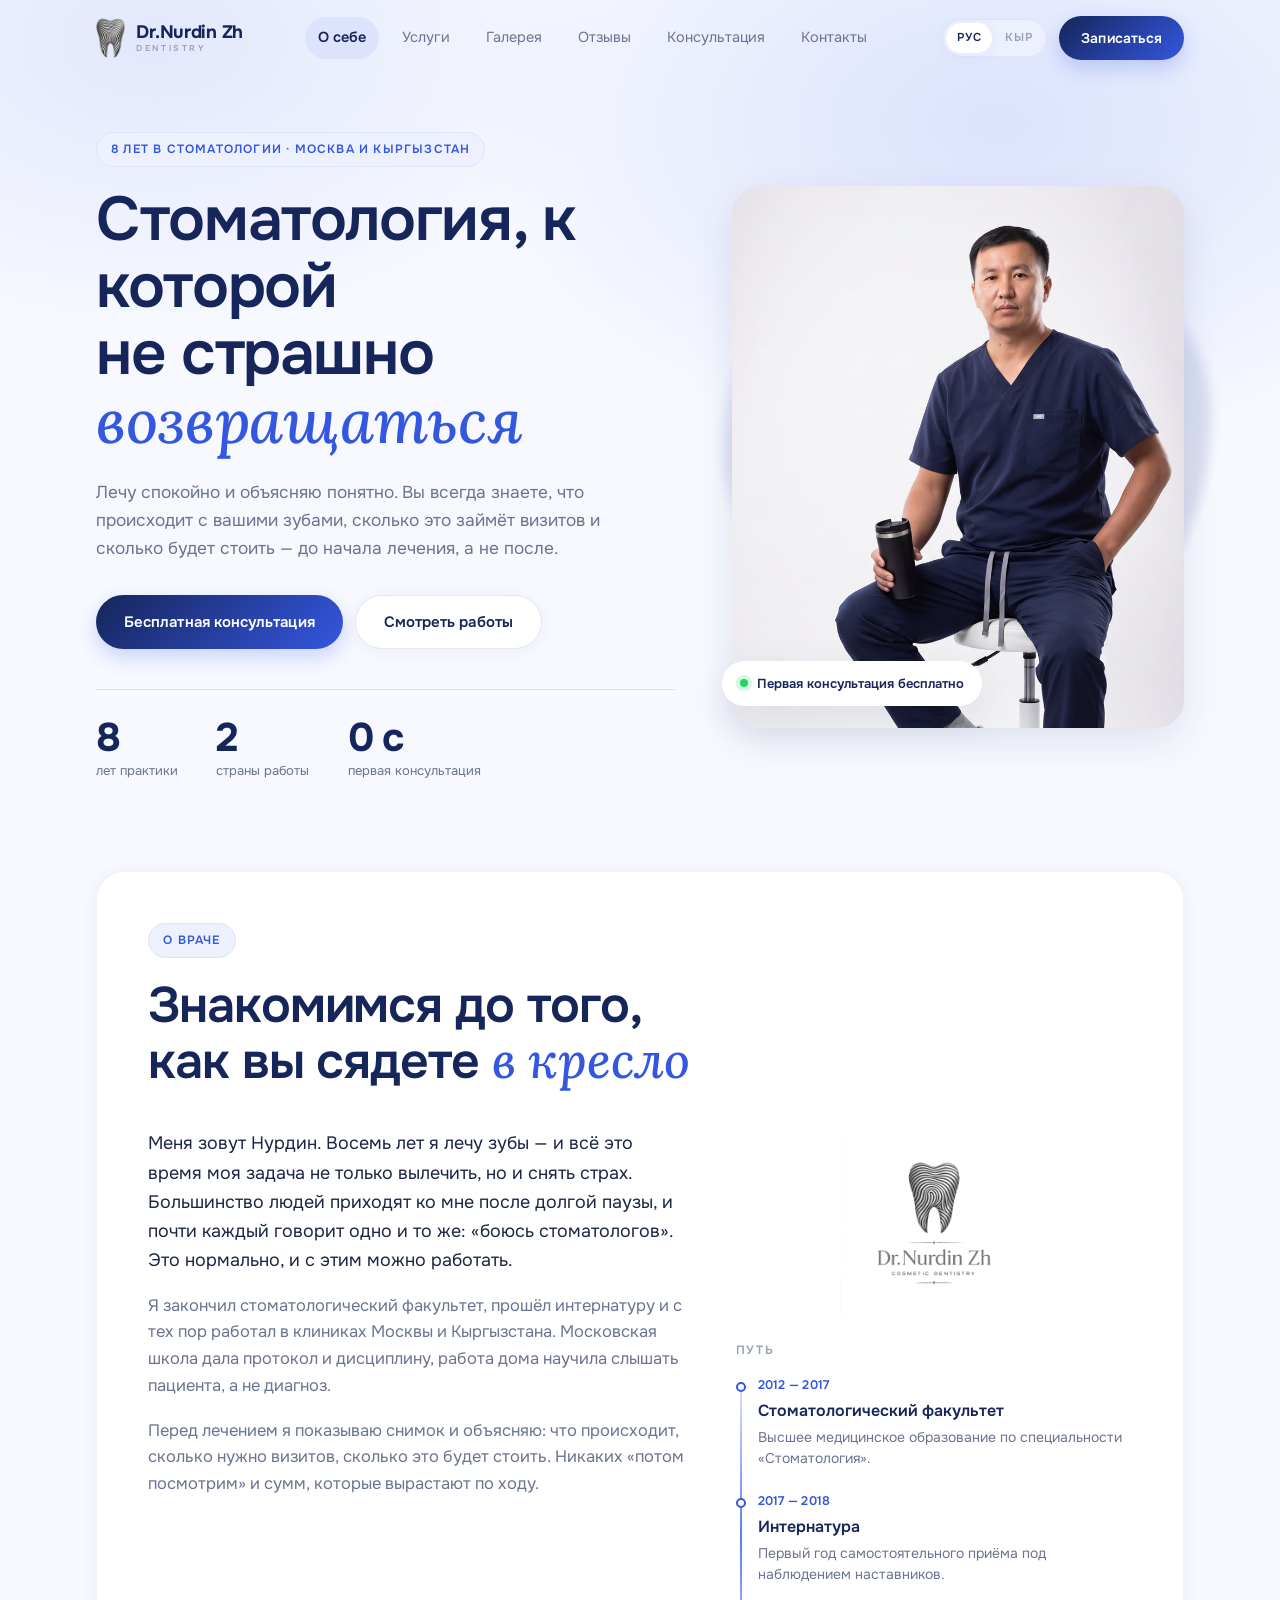
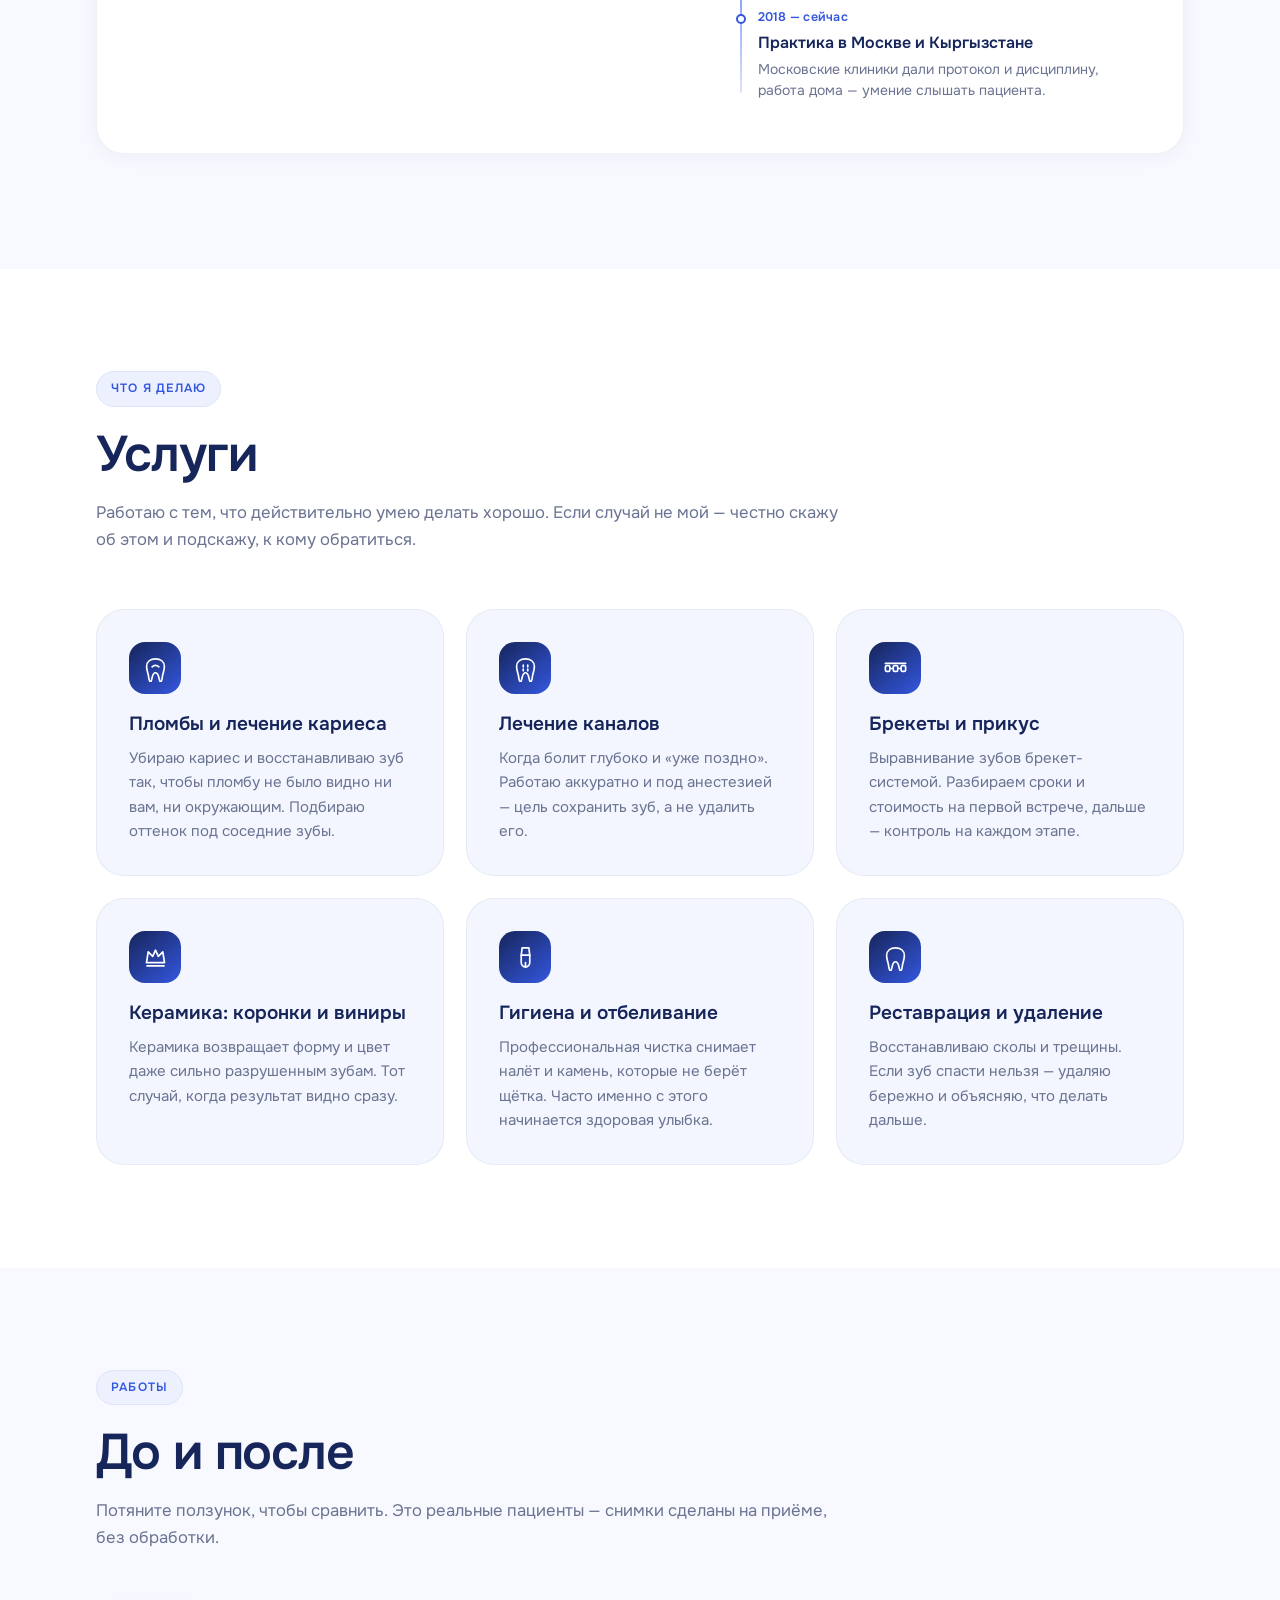
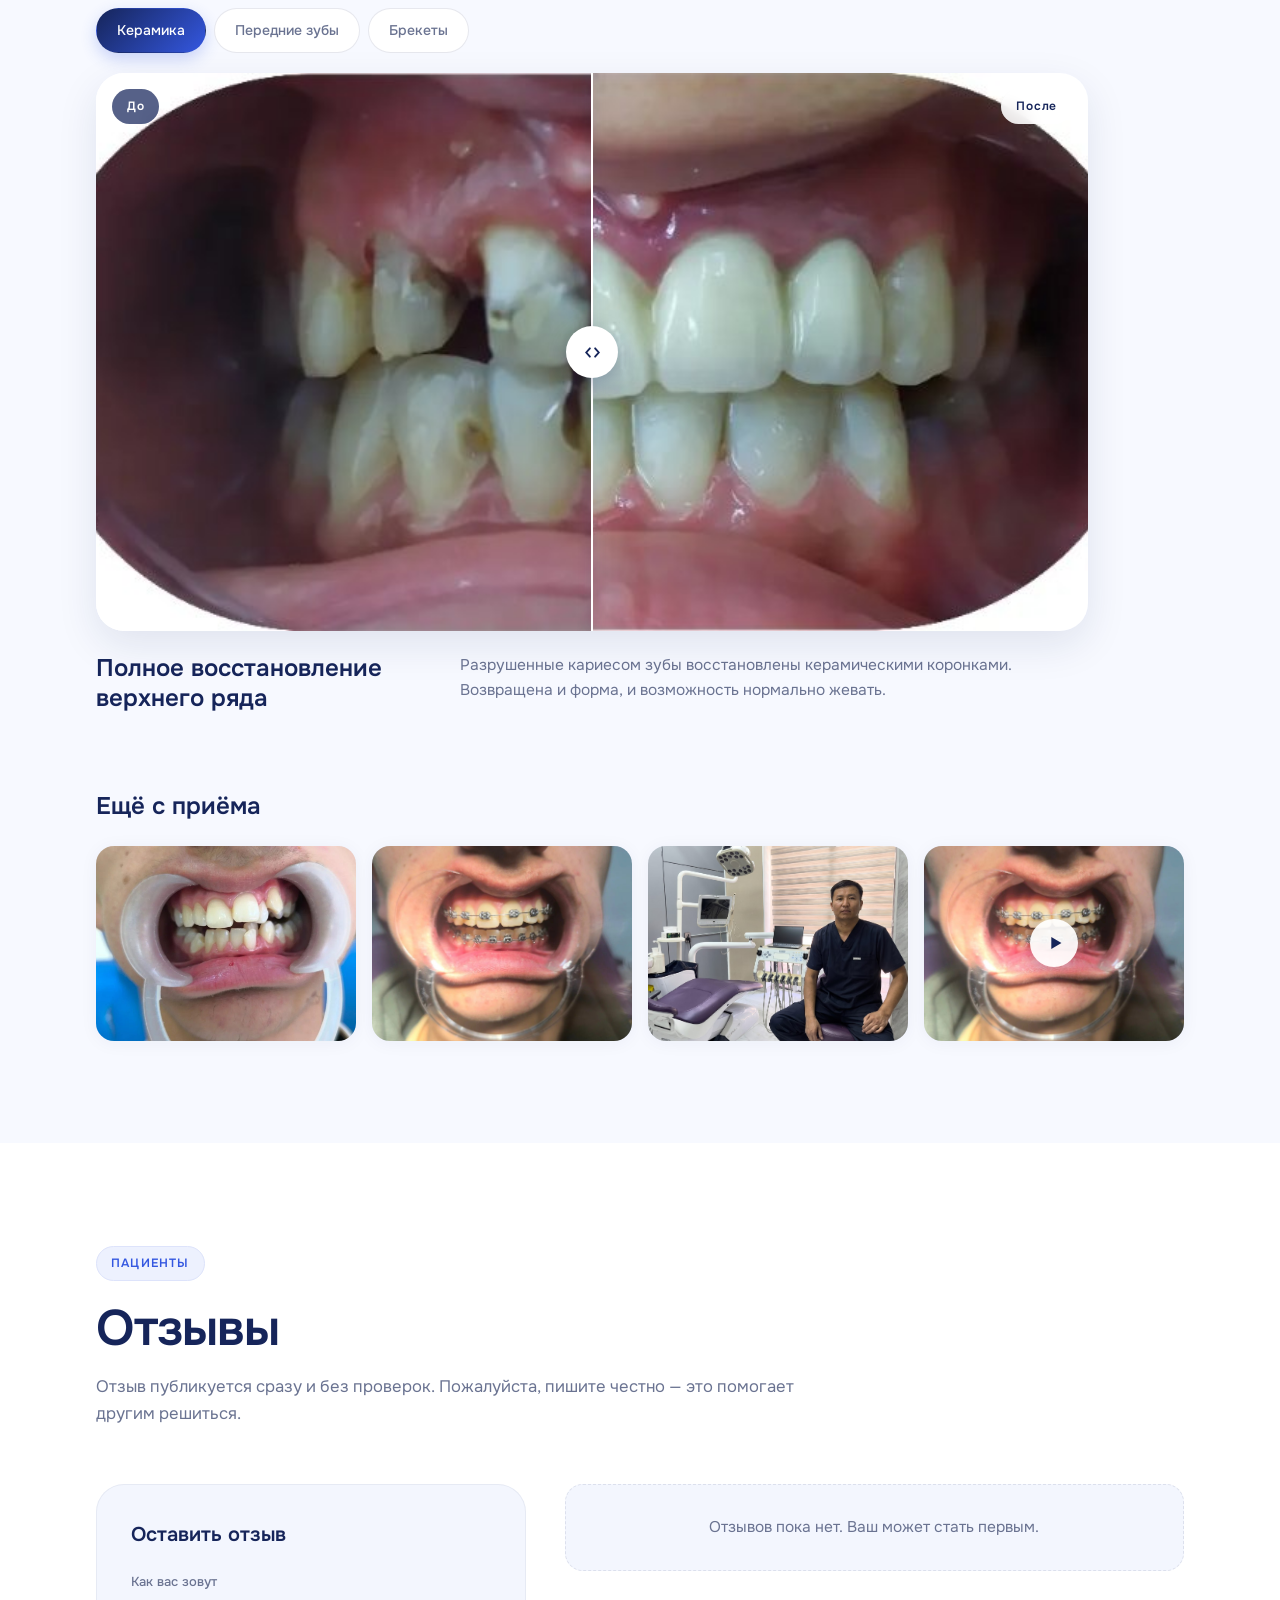
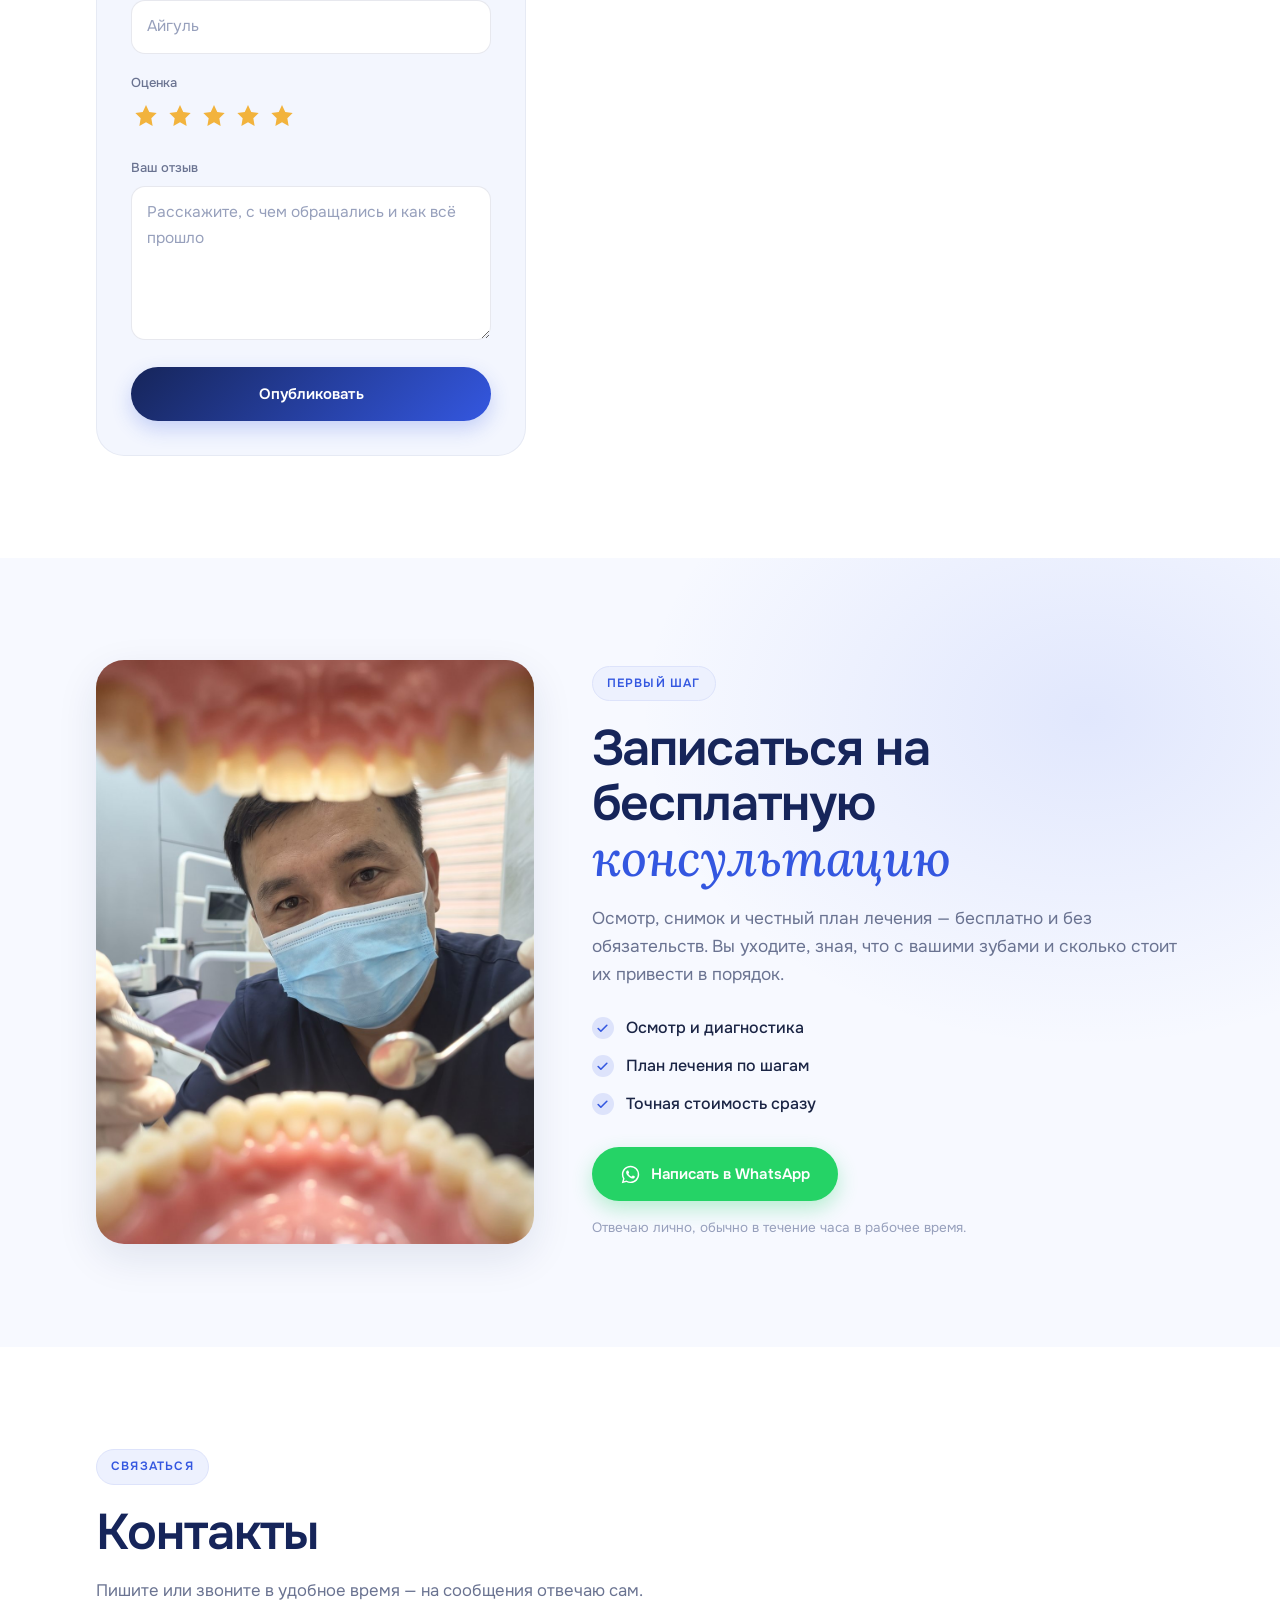
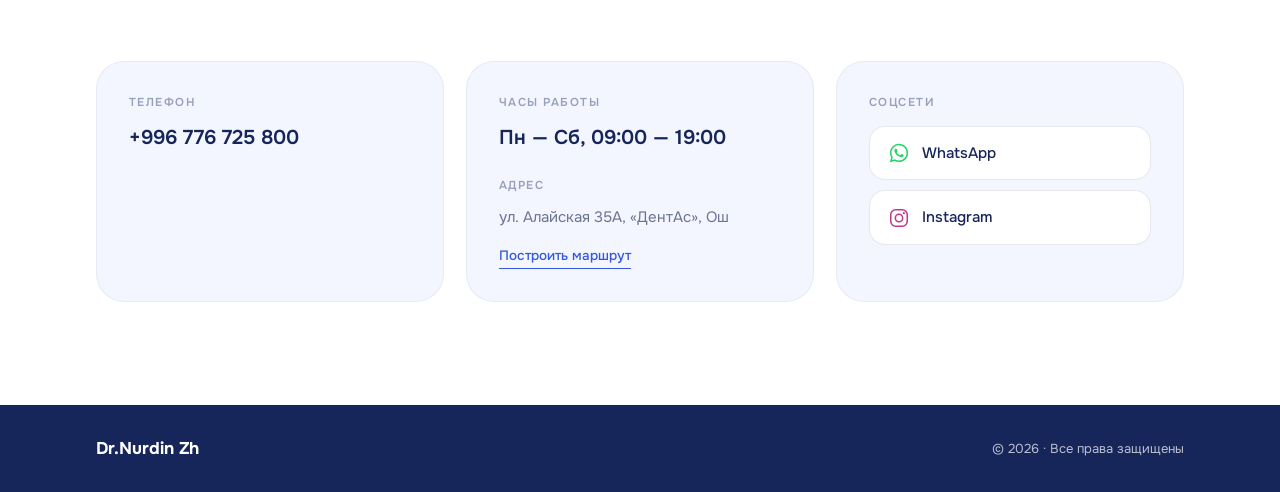
<file: index.html>
<!doctype html>
<html lang="ru">
<head>
<meta charset="utf-8">
<meta name="viewport" content="width=device-width, initial-scale=1">
<title>Dr.Nurdin Zh — стоматолог в Оше</title>
<meta name="description" content="Доктор Нурдин, стоматология «ДентАс» в Оше, ул. Алайская 35А: лечение кариеса, каналов, брекеты, керамические коронки и виниры, гигиена. 8 лет практики в Москве и Кыргызстане. Первая консультация бесплатно.">
<meta name="theme-color" content="#16255A">
<link rel="icon" href="assets/img/tooth.png">

<!-- Адрес сайта. Если появится свой домен — поменять его здесь,
     в sitemap.xml и в robots.txt. -->
<link rel="canonical" href="https://dr-nurdin-site.pages.dev/">

<meta property="og:type" content="website">
<meta property="og:url" content="https://dr-nurdin-site.pages.dev/">
<meta property="og:locale" content="ru_RU">
<meta property="og:site_name" content="Dr.Nurdin Zh">
<meta property="og:title" content="Dr.Nurdin Zh — стоматолог в Оше">
<meta property="og:description" content="Стоматология «ДентАс», ул. Алайская 35А, Ош. 8 лет практики. Первая консультация бесплатно.">
<meta property="og:image" content="https://dr-nurdin-site.pages.dev/assets/img/doctor-cabinet.jpg">
<meta name="twitter:card" content="summary_large_image">

<!-- Карточка организации для поисковиков: имя, адрес, телефон, часы.
     Google берёт отсюда данные для блока с картой. -->
<script type="application/ld+json">
{
  "@context": "https://schema.org",
  "@type": "Dentist",
  "name": "Dr.Nurdin Zh — стоматология",
  "url": "https://dr-nurdin-site.pages.dev/",
  "image": "https://dr-nurdin-site.pages.dev/assets/img/doctor-cabinet.jpg",
  "description": "Стоматология доктора Нурдина в Оше: лечение кариеса и каналов, брекеты, керамические коронки и виниры, профессиональная гигиена. 8 лет практики в Москве и Кыргызстане.",
  "telephone": "+996776725800",
  "priceRange": "$$",
  "currenciesAccepted": "KGS",
  "address": {
    "@type": "PostalAddress",
    "streetAddress": "ул. Алайская 35А",
    "addressLocality": "Ош",
    "addressCountry": "KG"
  },
  "openingHoursSpecification": [{
    "@type": "OpeningHoursSpecification",
    "dayOfWeek": ["Monday", "Tuesday", "Wednesday", "Thursday", "Friday", "Saturday"],
    "opens": "09:00",
    "closes": "19:00"
  }],
  "sameAs": ["https://www.instagram.com/nurdinzh"],
  "availableService": [
    { "@type": "MedicalProcedure", "name": "Лечение кариеса и пломбирование" },
    { "@type": "MedicalProcedure", "name": "Лечение корневых каналов" },
    { "@type": "MedicalProcedure", "name": "Брекет-системы и исправление прикуса" },
    { "@type": "MedicalProcedure", "name": "Керамические коронки и виниры" },
    { "@type": "MedicalProcedure", "name": "Профессиональная гигиена и отбеливание" }
  ]
}
</script>

<link rel="preconnect" href="https://fonts.googleapis.com">
<link rel="preconnect" href="https://fonts.gstatic.com" crossorigin>
<link href="https://fonts.googleapis.com/css2?family=Onest:wght@300;400;500;600;700&family=Lora:ital,wght@1,400;1,500&display=swap" rel="stylesheet">

<link rel="stylesheet" href="assets/css/styles.css">
</head>
<body>

<a class="skip-link" href="#about" data-t="a11y.skip">Перейти к содержимому</a>

<!-- ============ 1. НАВИГАЦИЯ (закреплена на экране) ============ -->
<header class="hdr" id="hdr">
  <div class="hdr__in">

    <a class="brand" href="#top" aria-label="Dr.Nurdin Zh">
      <img class="brand__mark" src="assets/img/tooth.png" alt="" width="129" height="176" aria-hidden="true">
      <span class="brand__txt">
        <span class="brand__name">Dr.Nurdin&nbsp;Zh</span>
        <span class="brand__sub">Dentistry</span>
      </span>
    </a>

    <nav class="nav" id="nav" aria-label="Разделы сайта">
      <a href="#about"    data-t="nav.about">О себе</a>
      <a href="#services" data-t="nav.services">Услуги</a>
      <a href="#gallery"  data-t="nav.gallery">Галерея</a>
      <a href="#reviews"  data-t="nav.reviews">Отзывы</a>
      <a href="#consult"  data-t="nav.consult">Консультация</a>
      <a href="#contacts" data-t="nav.contacts">Контакты</a>
    </nav>

    <div class="hdr__side">
      <div class="lang" role="group" aria-label="Язык / Тил">
        <button type="button" class="lang__b is-on" data-lang="ru">РУС</button>
        <button type="button" class="lang__b" data-lang="ky">КЫР</button>
      </div>
      <a class="btn btn--pri hdr__cta" data-c="whatsapp" href="#" target="_blank" rel="noopener" data-t="cta.book">Записаться</a>
      <button type="button" class="burger" id="burger" aria-label="Меню" aria-expanded="false" aria-controls="mmenu">
        <span></span><span></span>
      </button>
    </div>

  </div>
</header>

<div class="mmenu" id="mmenu" hidden>
  <nav class="mmenu__nav" aria-label="Разделы сайта">
    <a href="#about"    data-t="nav.about">О себе</a>
    <a href="#services" data-t="nav.services">Услуги</a>
    <a href="#gallery"  data-t="nav.gallery">Галерея</a>
    <a href="#reviews"  data-t="nav.reviews">Отзывы</a>
    <a href="#consult"  data-t="nav.consult">Консультация</a>
    <a href="#contacts" data-t="nav.contacts">Контакты</a>
  </nav>
  <a class="btn btn--pri btn--wide" data-c="whatsapp" href="#" target="_blank" rel="noopener" data-t="cta.whatsapp">Написать в WhatsApp</a>
</div>

<main id="top">

  <!-- ============ 2. О СЕБЕ ============ -->
  <section class="hero" id="about">
    <div class="wrap hero__grid">

      <div class="hero__text">
        <p class="eyebrow anim" style="--d:0ms" data-t="hero.eyebrow">8 лет в стоматологии · Москва и Кыргызстан</p>
        <h1 class="hero__h1 anim" style="--d:80ms" data-t="hero.title">Стоматология, к которой<br>не страшно <em>возвращаться</em></h1>
        <p class="hero__lead anim" style="--d:160ms" data-t="hero.lead">Лечу спокойно и объясняю понятно.</p>
        <div class="hero__cta anim" style="--d:240ms">
          <a class="btn btn--pri" href="#consult" data-t="cta.consult">Бесплатная консультация</a>
          <a class="btn btn--ghost" href="#gallery" data-t="cta.works">Смотреть работы</a>
        </div>
        <ul class="hero__stats anim" style="--d:320ms" id="heroStats"></ul>
      </div>

      <figure class="hero__media anim" style="--d:180ms">
        <div class="hero__blob" aria-hidden="true"></div>
        <img src="assets/img/doctor-studio.jpg" alt="Доктор Нурдин" width="840" height="1500" fetchpriority="high">
        <figcaption class="hero__tag">
          <span class="hero__tag-dot" aria-hidden="true"></span>
          <span data-t="hero.badge">Первая консультация бесплатно</span>
        </figcaption>
      </figure>

    </div>

    <div class="wrap">
      <div class="about">
        <div class="about__head">
          <p class="eyebrow" data-t="about.eyebrow">О враче</p>
          <h2 class="h2" data-t="about.title">Знакомимся до того,<br>как вы сядете <em>в кресло</em></h2>
        </div>

        <div class="about__body">
          <div class="about__txt">
            <p data-t="about.p1"></p>
            <p data-t="about.p2"></p>
            <p data-t="about.p3"></p>
          </div>

          <div class="about__side">
            <img class="about__logo" src="assets/img/logo.png" alt="Логотип Dr.Nurdin Zh" width="360" height="360">
            <h3 class="about__path" data-t="about.path">Путь</h3>
            <ol class="tl" id="timeline"></ol>
          </div>
        </div>
      </div>
    </div>
  </section>

  <!-- ============ 3. УСЛУГИ ============ -->
  <section class="services" id="services">
    <div class="wrap">
      <header class="sec">
        <p class="eyebrow" data-t="services.eyebrow">Что я делаю</p>
        <h2 class="h2" data-t="services.title">Услуги</h2>
        <p class="sec__lead" data-t="services.lead"></p>
      </header>

      <div class="srv" id="srvGrid"></div>
    </div>
  </section>

  <!-- ============ 4. ГАЛЕРЕЯ ============ -->
  <section class="gallery" id="gallery">
    <div class="wrap">
      <header class="sec">
        <p class="eyebrow" data-t="gallery.eyebrow">Работы</p>
        <h2 class="h2" data-t="gallery.title">До и после</h2>
        <p class="sec__lead" data-t="gallery.lead"></p>
      </header>

      <div class="chips" id="caseChips" role="tablist" aria-label="Работы"></div>

      <div class="ba" id="ba" style="--pos:50%">
        <img class="ba__img" id="baAfter" src="assets/img/case-ceramic-after.jpg" alt="После лечения">
        <div class="ba__clip">
          <img class="ba__img" id="baBefore" src="assets/img/case-ceramic-before.jpg" alt="До лечения">
        </div>
        <span class="ba__lbl ba__lbl--b" data-t="gallery.before">До</span>
        <span class="ba__lbl ba__lbl--a" data-t="gallery.after">После</span>
        <div class="ba__handle" id="baHandle" role="slider" tabindex="0"
             aria-label="Сравнение до и после" aria-valuemin="0" aria-valuemax="100" aria-valuenow="50">
          <span class="ba__grip" aria-hidden="true">
            <svg viewBox="0 0 24 24" fill="none" stroke="currentColor" stroke-width="1.8" stroke-linecap="round">
              <path d="M9.5 8 6 12l3.5 4M14.5 8l3.5 4-3.5 4"/>
            </svg>
          </span>
        </div>
      </div>

      <div class="ba__meta">
        <h3 class="ba__title" id="caseTitle"></h3>
        <p class="ba__desc" id="caseText"></p>
      </div>

      <h3 class="grid__h" data-t="gallery.more">Ещё с приёма</h3>
      <div class="works" id="works"></div>
    </div>
  </section>

  <!-- ============ 5. ОТЗЫВЫ ============ -->
  <section class="reviews" id="reviews">
    <div class="wrap">
      <header class="sec">
        <p class="eyebrow" data-t="reviews.eyebrow">Пациенты</p>
        <h2 class="h2" data-t="reviews.title">Отзывы</h2>
        <p class="sec__lead" data-t="reviews.lead"></p>
      </header>

      <div class="rev__grid">

        <form class="rform" id="revForm" novalidate>
          <h3 class="rform__h" data-t="reviews.formTitle">Оставить отзыв</h3>

          <label class="f">
            <span class="f__l" data-t="reviews.name">Как вас зовут</span>
            <input type="text" id="rName" name="name" maxlength="60" autocomplete="name" data-tp="reviews.namePh">
            <span class="f__e" data-t="reviews.errName">Напишите имя</span>
          </label>

          <div class="f">
            <span class="f__l" data-t="reviews.rating">Оценка</span>
            <div class="stars" id="rStars" role="radiogroup" aria-label="Оценка"></div>
          </div>

          <label class="f">
            <span class="f__l" data-t="reviews.text">Ваш отзыв</span>
            <textarea id="rText" name="text" rows="5" maxlength="1000" data-tp="reviews.textPh"></textarea>
            <span class="f__e" data-t="reviews.errText">Отзыв слишком короткий</span>
          </label>

          <!-- ловушка для ботов: люди это поле не видят и не заполняют -->
          <div class="hp" aria-hidden="true">
            <label>Не заполняйте<input type="text" id="rHp" name="website" tabindex="-1" autocomplete="off"></label>
          </div>

          <button type="submit" class="btn btn--pri btn--wide" id="rSubmit" data-t="reviews.submit">Опубликовать</button>
          <p class="rform__msg" id="rMsg" hidden></p>
        </form>

        <div class="rlist" id="revList" aria-live="polite"></div>

      </div>
    </div>
  </section>

  <!-- ============ 6. КОНСУЛЬТАЦИЯ ============ -->
  <section class="consult" id="consult">
    <div class="wrap consult__grid">

      <figure class="consult__media">
        <img src="assets/img/consultation.jpg" alt="Осмотр полости рта" width="1045" height="1400" loading="lazy">
      </figure>

      <div class="consult__txt">
        <p class="eyebrow" data-t="consult.eyebrow">Первый шаг</p>
        <h2 class="h2" data-t="consult.title">Записаться на бесплатную <em>консультацию</em></h2>
        <p class="consult__lead" data-t="consult.lead"></p>

        <ul class="ticks">
          <li data-t="consult.point1">Осмотр и диагностика</li>
          <li data-t="consult.point2">План лечения по шагам</li>
          <li data-t="consult.point3">Точная стоимость сразу</li>
        </ul>

        <a class="btn btn--wa" data-c="whatsapp" href="#" target="_blank" rel="noopener">
          <svg viewBox="0 0 24 24" fill="currentColor" aria-hidden="true"><path d="M12.04 2C6.58 2 2.13 6.45 2.13 11.91c0 1.75.46 3.46 1.32 4.96L2 22l5.25-1.38a9.9 9.9 0 0 0 4.79 1.22h.01c5.46 0 9.91-4.45 9.91-9.91S17.5 2 12.04 2Zm0 18.15h-.01a8.2 8.2 0 0 1-4.19-1.15l-.3-.18-3.12.82.83-3.04-.2-.31a8.2 8.2 0 0 1-1.26-4.38c0-4.54 3.7-8.23 8.25-8.23a8.23 8.23 0 0 1 .01 16.47Zm4.52-6.16c-.25-.12-1.47-.72-1.69-.81-.23-.08-.39-.12-.56.13-.16.24-.64.8-.78.97-.15.16-.29.18-.54.06-.25-.13-1.05-.39-1.99-1.23-.74-.66-1.23-1.47-1.38-1.72-.14-.25-.01-.38.11-.5.11-.11.25-.29.37-.44.13-.15.17-.25.25-.42.09-.16.04-.31-.02-.43-.06-.13-.56-1.35-.77-1.84-.2-.49-.4-.42-.56-.43l-.47-.01c-.16 0-.43.06-.65.31-.23.24-.86.84-.86 2.05s.88 2.38 1 2.54c.13.17 1.74 2.65 4.2 3.72.59.25 1.05.4 1.4.52.59.18 1.13.16 1.55.1.47-.07 1.47-.6 1.67-1.18.21-.58.21-1.07.15-1.18-.06-.11-.23-.17-.48-.29Z"/></svg>
          <span data-t="cta.whatsapp">Написать в WhatsApp</span>
        </a>
        <p class="consult__note" data-t="consult.note"></p>
      </div>

    </div>
  </section>

  <!-- ============ 7. КОНТАКТЫ ============ -->
  <section class="contacts" id="contacts">
    <div class="wrap">
      <header class="sec">
        <p class="eyebrow" data-t="contacts.eyebrow">Связаться</p>
        <h2 class="h2" data-t="contacts.title">Контакты</h2>
        <p class="sec__lead" data-t="contacts.lead"></p>
      </header>

      <div class="cnt">

        <div class="cnt__card">
          <span class="cnt__l" data-t="contacts.phones">Телефон</span>
          <a class="cnt__big" data-c="phone1Href" data-ctext="phone1" href="#">+996 (000) 00-00-00</a>
          <a class="cnt__big" data-c="phone2Href" data-ctext="phone2" href="#">+996 (000) 00-00-00</a>
        </div>

        <div class="cnt__card">
          <span class="cnt__l" data-t="contacts.hours">Часы работы</span>
          <p class="cnt__big" id="cHours"></p>
          <span class="cnt__l" data-t="contacts.address">Адрес</span>
          <p class="cnt__sm" id="cAddress"></p>
          <a class="cnt__link" data-c="mapLink" href="#" target="_blank" rel="noopener" data-t="contacts.route">Построить маршрут</a>
        </div>

        <div class="cnt__card cnt__card--soc">
          <span class="cnt__l" data-t="contacts.social">Соцсети</span>
          <div class="soc" id="socLinks"></div>
        </div>

      </div>
    </div>
  </section>

</main>

<footer class="foot">
  <div class="wrap foot__in">
    <span class="foot__name">Dr.Nurdin Zh</span>
    <span class="foot__c">© <span id="year">2026</span> · <span data-t="foot.rights">Все права защищены</span></span>
  </div>
</footer>

<div class="lb" id="lb" hidden>
  <button type="button" class="lb__x" id="lbX" aria-label="Закрыть">
    <svg viewBox="0 0 24 24" fill="none" stroke="currentColor" stroke-width="1.6" stroke-linecap="round"><path d="m6 6 12 12M18 6 6 18"/></svg>
  </button>
  <button type="button" class="lb__n lb__n--p" data-dir="-1" aria-label="Предыдущее">
    <svg viewBox="0 0 24 24" fill="none" stroke="currentColor" stroke-width="1.6" stroke-linecap="round"><path d="M14.5 5 8 12l6.5 7"/></svg>
  </button>
  <figure class="lb__f">
    <div id="lbBody"></div>
    <figcaption id="lbCap"></figcaption>
  </figure>
  <button type="button" class="lb__n lb__n--x" data-dir="1" aria-label="Следующее">
    <svg viewBox="0 0 24 24" fill="none" stroke="currentColor" stroke-width="1.6" stroke-linecap="round"><path d="M9.5 5 16 12l-6.5 7"/></svg>
  </button>
</div>

<noscript>
  <p style="padding:2rem;text-align:center">Для работы галереи и отзывов нужен включённый JavaScript.</p>
</noscript>

<script src="assets/js/content.js"></script>
<script src="assets/js/reviews.js"></script>
<script src="assets/js/main.js"></script>
</body>
</html>
</file>
<file: assets/css/styles.css>
/* =========================================================================
   Dr.Nurdin Zh — стоматология.
   Светлая спокойная тема: тёмно-синий как на форме врача, мягкие голубые
   заливки, белые скруглённые карточки, много воздуха. Задача оформления —
   не давить и не кричать, а вызывать доверие.
   ========================================================================= */

/* ---------- переменные -------------------------------------------------- */
:root {
  --navy:      #16255A;
  --navy-2:    #24356F;
  --ink:       #1B2545;
  --muted:     #6A7391;
  --faint:     #97A0BC;

  --blue:      #3457E0;
  --blue-2:    #5B7BF0;
  --lav:       #DDE3FB;
  --lav-2:     #EDF1FE;
  --sky:       #F3F6FE;

  --white:     #FFFFFF;
  --bg:        #F7F9FF;
  --line:      rgba(22, 37, 90, .10);
  --line-2:    rgba(22, 37, 90, .06);

  --ok:        #1B8A5A;
  --err:       #C0392B;
  --wa:        #25D366;

  --sans: 'Onest', 'Segoe UI', system-ui, -apple-system, sans-serif;
  --serif: 'Lora', Georgia, 'Times New Roman', serif;

  --wrap: 1200px;
  --pad: clamp(18px, 4.5vw, 56px);
  --hdr: 76px;

  --r:    28px;
  --r-sm: 18px;

  --sh:    0 2px 18px rgba(22, 37, 90, .05);
  --sh-2:  0 14px 40px rgba(22, 37, 90, .10);

  --ease: cubic-bezier(.22, .68, .3, 1);
}

/* ---------- сброс ------------------------------------------------------- */
*, *::before, *::after { box-sizing: border-box; }

html {
  scroll-behavior: smooth;
  scroll-padding-top: calc(var(--hdr) + 14px);
  -webkit-text-size-adjust: 100%;
  /* clip, а не hidden: не создаёт лишний контейнер прокрутки и надёжно
     отсекает декоративные подложки, торчащие за край */
  overflow-x: clip;
}

body {
  margin: 0;
  background: var(--bg);
  color: var(--ink);
  font-family: var(--sans);
  font-weight: 400;
  font-size: 16.5px;
  line-height: 1.62;
  overflow-x: hidden;
  -webkit-font-smoothing: antialiased;
}
body.is-lock { overflow: hidden; }

img, svg, video { display: block; max-width: 100%; }
img, video { height: auto; }
button { font: inherit; color: inherit; background: none; border: 0; padding: 0; cursor: pointer; }
input, textarea { font: inherit; }
a { color: inherit; text-decoration: none; }
h1, h2, h3, p, figure, ul, ol { margin: 0; }
ul, ol { padding: 0; list-style: none; }

/* Атрибут hidden должен побеждать любой display из классов ниже.
   Без этого .lb и .mmenu остаются невидимым слоем на весь экран
   и перехватывают все клики по странице. */
[hidden] { display: none !important; }

::selection { background: var(--navy); color: #fff; }
:focus-visible { outline: 2px solid var(--blue); outline-offset: 3px; border-radius: 4px; }

.skip-link {
  position: absolute; left: -9999px; top: 10px; z-index: 1200;
  background: var(--navy); color: #fff; padding: 10px 18px; border-radius: 10px; font-size: 14px;
}
.skip-link:focus { left: 14px; }

/* Скрытая ловушка для ботов */
.hp { position: absolute; left: -9999px; width: 1px; height: 1px; overflow: hidden; }

/* Ссылка без адреса — прячем, чтобы не вести в никуда */
.is-off { display: none !important; }

/* ---------- общее ------------------------------------------------------- */
.wrap { width: 100%; max-width: var(--wrap); margin-inline: auto; padding-inline: var(--pad); }

.eyebrow {
  display: inline-flex; align-items: center; gap: 9px;
  font-size: 12px; font-weight: 600; letter-spacing: .1em; text-transform: uppercase;
  color: var(--blue);
  background: var(--lav-2);
  border: 1px solid var(--lav);
  padding: 7px 14px; border-radius: 999px;
  margin-bottom: 20px;
}

h1, .h2, .h2 em { font-weight: 600; letter-spacing: -.022em; }

.h2 {
  font-size: clamp(30px, 4.2vw, 50px);
  line-height: 1.1;
  color: var(--navy);
}
.h2 em, h1 em {
  font-family: var(--serif);
  font-style: italic;
  font-weight: 500;
  color: var(--blue);
  letter-spacing: -.005em;
}

.sec { margin-bottom: clamp(34px, 5vw, 56px); max-width: 760px; }
.sec__lead { margin-top: 18px; color: var(--muted); font-size: clamp(15.5px, 1.3vw, 17.5px); }

/* ---------- кнопки ------------------------------------------------------ */
.btn {
  display: inline-flex; align-items: center; justify-content: center; gap: 10px;
  min-height: 54px; padding: 0 28px;
  border-radius: 999px;
  font-size: 15px; font-weight: 600; letter-spacing: .005em;
  transition: transform .3s var(--ease), box-shadow .3s var(--ease), background .3s var(--ease), color .3s var(--ease);
  white-space: nowrap;
}
.btn:active { transform: translateY(1px); }

.btn--pri {
  background: linear-gradient(135deg, var(--navy) 0%, var(--blue) 100%);
  color: #fff;
  box-shadow: 0 8px 20px rgba(52, 87, 224, .24);
}
.btn--pri:hover { box-shadow: 0 12px 28px rgba(52, 87, 224, .34); transform: translateY(-2px); }
.btn--pri:disabled { opacity: .6; cursor: default; transform: none; }

.btn--ghost { background: var(--white); color: var(--navy); border: 1px solid var(--line); box-shadow: var(--sh); }
.btn--ghost:hover { border-color: var(--blue); color: var(--blue); transform: translateY(-2px); }

.btn--wa { background: var(--wa); color: #fff; box-shadow: 0 8px 20px rgba(37, 211, 102, .3); }
.btn--wa:hover { box-shadow: 0 12px 28px rgba(37, 211, 102, .4); transform: translateY(-2px); }
.btn--wa svg { width: 21px; height: 21px; }

.btn--wide { width: 100%; }

/* ---------- 1. ШАПКА ---------------------------------------------------- */
.hdr {
  position: fixed; inset: 0 0 auto; z-index: 800;
  transition: background .35s var(--ease), box-shadow .35s var(--ease);
}
.hdr.is-stuck {
  background: rgba(247, 249, 255, .86);
  backdrop-filter: blur(16px); -webkit-backdrop-filter: blur(16px);
  box-shadow: 0 1px 0 var(--line);
}
.hdr__in {
  max-width: var(--wrap); margin-inline: auto; padding-inline: var(--pad);
  min-height: var(--hdr);
  display: flex; align-items: center; gap: 26px;
}

.brand { display: flex; align-items: center; gap: 11px; flex-shrink: 0; }
/* Зуб из логотипа. Мельче 36px рисунок «отпечатка» сливается в пятно,
   поэтому знак крупнее обычного. */
.brand__mark {
  width: auto; height: 40px; flex-shrink: 0;
  transition: transform .3s var(--ease), opacity .3s var(--ease);
}
.brand:hover .brand__mark { transform: scale(1.06); }
.brand__txt { display: flex; flex-direction: column; line-height: 1; }
.brand__name { font-size: 18px; font-weight: 700; color: var(--navy); letter-spacing: -.015em; }
.brand__sub {
  font-size: 8.5px; font-weight: 600; letter-spacing: .3em; text-transform: uppercase;
  color: var(--faint); margin-top: 4px;
}

.nav { display: flex; gap: clamp(4px, 1vw, 10px); margin-inline: auto; }
.nav a {
  position: relative; font-size: 14.5px; color: var(--muted);
  padding: 9px 13px; border-radius: 999px;
  transition: color .25s var(--ease), background .25s var(--ease);
  white-space: nowrap;
}
.nav a:hover { color: var(--navy); background: var(--lav-2); }
.nav a.is-cur { color: var(--navy); font-weight: 600; background: var(--lav); }

.hdr__side { display: flex; align-items: center; gap: 12px; flex-shrink: 0; }

.lang {
  display: flex; gap: 2px; padding: 3px;
  background: var(--lav-2); border: 1px solid var(--lav); border-radius: 999px;
}
.lang__b {
  font-size: 11.5px; font-weight: 600; letter-spacing: .06em;
  color: var(--faint); padding: 6px 11px; border-radius: 999px;
  transition: color .25s var(--ease), background .25s var(--ease);
}
.lang__b:hover { color: var(--navy); }
.lang__b.is-on { background: var(--white); color: var(--navy); box-shadow: var(--sh); }

.hdr__cta { min-height: 44px; padding: 0 22px; font-size: 14px; }

.burger { display: none; width: 40px; height: 40px; position: relative; border-radius: 12px; }
.burger span {
  position: absolute; left: 10px; right: 10px; height: 2px; border-radius: 2px;
  background: var(--navy);
  transition: transform .3s var(--ease);
}
.burger span:nth-child(1) { top: 16px; }
.burger span:nth-child(2) { top: 23px; }
.burger.is-on span:nth-child(1) { transform: translateY(3.5px) rotate(45deg); }
.burger.is-on span:nth-child(2) { transform: translateY(-3.5px) rotate(-45deg); }

.mmenu {
  position: fixed; inset: 0; z-index: 790;
  background: var(--bg);
  padding: calc(var(--hdr) + 26px) var(--pad) 32px;
  display: flex; flex-direction: column; justify-content: space-between; gap: 24px;
  opacity: 0; transform: translateY(-10px);
  transition: opacity .3s var(--ease), transform .3s var(--ease);
}
.mmenu.is-on { opacity: 1; transform: none; }
.mmenu__nav { display: flex; flex-direction: column; }
.mmenu__nav a {
  font-size: clamp(24px, 6.5vw, 32px); font-weight: 600; color: var(--navy);
  padding: 15px 0; border-bottom: 1px solid var(--line-2);
  opacity: 0; transform: translateY(12px);
}
.mmenu.is-on .mmenu__nav a { animation: mmIn .45s var(--ease) forwards; }
.mmenu.is-on .mmenu__nav a:nth-child(1) { animation-delay: .06s; }
.mmenu.is-on .mmenu__nav a:nth-child(2) { animation-delay: .11s; }
.mmenu.is-on .mmenu__nav a:nth-child(3) { animation-delay: .16s; }
.mmenu.is-on .mmenu__nav a:nth-child(4) { animation-delay: .21s; }
.mmenu.is-on .mmenu__nav a:nth-child(5) { animation-delay: .26s; }
.mmenu.is-on .mmenu__nav a:nth-child(6) { animation-delay: .31s; }
@keyframes mmIn { to { opacity: 1; transform: none; } }

/* ---------- 2. О СЕБЕ / ПЕРВЫЙ ЭКРАН ------------------------------------ */
.hero { padding-top: calc(var(--hdr) + clamp(24px, 5vw, 56px)); position: relative; }
.hero::before {
  content: ''; position: absolute; inset: 0 0 auto; height: 76vh; z-index: -1;
  background:
    radial-gradient(60% 70% at 78% 18%, rgba(91, 123, 240, .18), transparent 70%),
    radial-gradient(50% 60% at 12% 6%, rgba(221, 227, 251, .8), transparent 72%);
}

.hero__grid {
  display: grid;
  grid-template-columns: minmax(0, 1.05fr) minmax(0, .82fr);
  gap: clamp(26px, 4.5vw, 64px);
  align-items: center;
  padding-bottom: clamp(48px, 7vw, 92px);
}

.hero__h1 {
  font-size: clamp(34px, 5.3vw, 62px);
  line-height: 1.08;
  color: var(--navy);
  margin-bottom: 22px;
}
.hero__lead { max-width: 50ch; color: var(--muted); font-size: clamp(15.5px, 1.35vw, 18px); }
.hero__cta { display: flex; flex-wrap: wrap; gap: 12px; margin-top: 32px; }

.hero__stats {
  display: flex; flex-wrap: wrap; gap: clamp(16px, 3vw, 40px);
  margin-top: 40px; padding-top: 28px; border-top: 1px solid var(--line);
}
.hero__stats li { display: flex; flex-direction: column; gap: 2px; }
.hero__stats b { font-size: clamp(28px, 3.4vw, 40px); font-weight: 700; color: var(--navy); line-height: 1; letter-spacing: -.03em; }
.hero__stats span { font-size: 13px; color: var(--muted); }

.hero__media { position: relative; margin: 0; }
.hero__blob {
  position: absolute; inset: 6% -6% 12% -2%; z-index: 0;
  background: linear-gradient(160deg, var(--blue-2), var(--navy));
  border-radius: 46% 54% 40% 60% / 52% 44% 56% 48%;
  opacity: .14;
  filter: blur(6px);
}
.hero__media img {
  position: relative; z-index: 1;
  width: 100%; aspect-ratio: 5 / 6; object-fit: cover; object-position: 50% 12%;
  border-radius: var(--r);
  background: linear-gradient(170deg, var(--lav-2), var(--lav));
  box-shadow: var(--sh-2);
}
.hero__tag {
  position: absolute; z-index: 2; left: -10px; bottom: 22px;
  display: inline-flex; align-items: center; gap: 9px;
  background: var(--white); color: var(--navy);
  font-size: 13px; font-weight: 600;
  padding: 12px 18px; border-radius: 999px;
  box-shadow: var(--sh-2);
}
.hero__tag-dot {
  width: 8px; height: 8px; border-radius: 50%; background: var(--wa); flex-shrink: 0;
  box-shadow: 0 0 0 4px rgba(37, 211, 102, .18);
}

/* биография */
.about {
  background: var(--white);
  border: 1px solid var(--line-2);
  border-radius: var(--r);
  padding: clamp(26px, 4vw, 56px);
  box-shadow: var(--sh);
  margin-bottom: clamp(60px, 9vw, 120px);
}
.about__head { margin-bottom: clamp(26px, 3.5vw, 40px); }
.about__body {
  display: grid; grid-template-columns: minmax(0, 1.15fr) minmax(0, .85fr);
  gap: clamp(26px, 4vw, 56px);
}
.about__txt p { margin-bottom: 18px; color: var(--muted); }
.about__txt p:first-child { color: var(--ink); font-size: clamp(16.5px, 1.4vw, 19px); }

/* Логотип с прозрачным фоном, подложка и смешивание не нужны */
.about__logo { width: min(190px, 60%); margin: 0 auto 22px; opacity: .92; }
.about__path {
  font-size: 12px; font-weight: 600; letter-spacing: .14em; text-transform: uppercase;
  color: var(--faint); margin-bottom: 14px;
}

.tl { position: relative; padding-left: 22px; }
.tl::before {
  content: ''; position: absolute; left: 4px; top: 8px; bottom: 8px; width: 2px;
  background: linear-gradient(var(--lav), var(--blue-2), var(--lav));
  border-radius: 2px;
}
.tl__i { position: relative; padding-bottom: 22px; display: flex; flex-direction: column; gap: 3px; }
.tl__i:last-child { padding-bottom: 0; }
.tl__i::before {
  content: ''; position: absolute; left: -22px; top: 7px;
  width: 10px; height: 10px; border-radius: 50%;
  background: var(--white); border: 2.5px solid var(--blue);
}
.tl__y { font-size: 12.5px; font-weight: 600; color: var(--blue); letter-spacing: .02em; }
.tl__t { font-size: 16px; font-weight: 600; color: var(--navy); }
.tl__d { font-size: 14px; color: var(--muted); line-height: 1.5; }

/* ---------- 3. УСЛУГИ --------------------------------------------------- */
.services { padding: clamp(56px, 8vw, 110px) 0; background: var(--white); }

.srv { display: grid; grid-template-columns: repeat(3, 1fr); gap: clamp(14px, 1.8vw, 22px); }
.srv__c {
  background: var(--sky);
  border: 1px solid var(--line-2);
  border-radius: var(--r);
  padding: clamp(22px, 2.6vw, 32px);
  transition: transform .35s var(--ease), box-shadow .35s var(--ease), background .35s var(--ease);
}
.srv__c:hover { transform: translateY(-4px); box-shadow: var(--sh-2); background: var(--white); }
.srv__i {
  display: grid; place-items: center;
  width: 52px; height: 52px; border-radius: 16px;
  background: linear-gradient(140deg, var(--navy), var(--blue));
  color: #fff; margin-bottom: 18px;
}
.srv__i svg { width: 27px; height: 27px; }
.srv__t { font-size: 19px; font-weight: 600; color: var(--navy); margin-bottom: 9px; line-height: 1.3; }
.srv__d { font-size: 15px; color: var(--muted); }

/* ---------- 4. ГАЛЕРЕЯ --------------------------------------------------- */
.gallery { padding: clamp(56px, 8vw, 110px) 0; }

.chips { display: flex; flex-wrap: wrap; gap: 8px; margin-bottom: 20px; }
.chip {
  padding: 10px 20px; border-radius: 999px;
  font-size: 14px; font-weight: 500;
  background: var(--white); color: var(--muted); border: 1px solid var(--line);
  transition: all .25s var(--ease);
}
.chip:hover { color: var(--navy); border-color: var(--blue-2); }
.chip.is-on {
  background: linear-gradient(135deg, var(--navy), var(--blue));
  border-color: transparent; color: #fff;
  box-shadow: 0 6px 16px rgba(52, 87, 224, .24);
}

.ba {
  position: relative; overflow: hidden;
  aspect-ratio: 16 / 9; max-height: 62vh;
  border-radius: var(--r);
  background: var(--lav-2);
  box-shadow: var(--sh-2);
  cursor: ew-resize; touch-action: pan-y;
  user-select: none; -webkit-user-select: none;
}
.ba__img {
  position: absolute; inset: 0; width: 100%; height: 100%;
  object-fit: cover; pointer-events: none;
}
.ba__clip { position: absolute; inset: 0; clip-path: inset(0 calc(100% - var(--pos)) 0 0); }
.ba.is-swap .ba__img { opacity: 0; transition: opacity .12s linear; }

.ba__lbl {
  position: absolute; top: 16px; z-index: 3;
  font-size: 12px; font-weight: 600; letter-spacing: .06em;
  padding: 8px 15px; border-radius: 999px;
  backdrop-filter: blur(8px); pointer-events: none;
}
.ba__lbl--b { left: 16px; background: rgba(22, 37, 90, .72); color: #fff; }
.ba__lbl--a { right: 16px; background: rgba(255, 255, 255, .88); color: var(--navy); }

.ba__handle {
  position: absolute; top: 0; bottom: 0; left: var(--pos); z-index: 4;
  width: 2px; margin-left: -1px; background: #fff;
  box-shadow: 0 0 12px rgba(22, 37, 90, .35);
}
.ba__grip {
  position: absolute; top: 50%; left: 50%; transform: translate(-50%, -50%);
  width: 52px; height: 52px; border-radius: 50%;
  background: #fff; color: var(--navy);
  display: grid; place-items: center;
  box-shadow: 0 6px 20px rgba(22, 37, 90, .28);
  transition: transform .3s var(--ease);
}
.ba__grip svg { width: 25px; height: 25px; }
.ba:hover .ba__grip { transform: translate(-50%, -50%) scale(1.08); }
.ba.is-drag .ba__grip { transform: translate(-50%, -50%) scale(.94); }

.ba__meta {
  margin-top: 22px;
  display: grid; grid-template-columns: minmax(0, .45fr) minmax(0, 1fr);
  gap: clamp(12px, 3vw, 44px); align-items: start;
}
.ba__title { font-size: clamp(19px, 2vw, 24px); font-weight: 600; color: var(--navy); line-height: 1.25; }
.ba__desc { color: var(--muted); font-size: 15.5px; max-width: 62ch; }

.grid__h {
  font-size: clamp(19px, 2vw, 24px); font-weight: 600; color: var(--navy);
  margin: clamp(44px, 6vw, 74px) 0 20px;
}

.works { display: grid; grid-template-columns: repeat(4, 1fr); gap: clamp(10px, 1.4vw, 16px); }
.works__i {
  position: relative; overflow: hidden; cursor: pointer;
  border-radius: var(--r-sm); background: var(--lav-2);
  box-shadow: var(--sh);
}
.works__i img, .works__i video {
  width: 100%; aspect-ratio: 4 / 3; object-fit: cover;
  transition: transform .6s var(--ease);
}
.works__i:hover img, .works__i:hover video { transform: scale(1.05); }
.works__play {
  position: absolute; top: 50%; left: 50%; transform: translate(-50%, -50%);
  width: 48px; height: 48px; border-radius: 50%;
  background: rgba(255, 255, 255, .92); color: var(--navy);
  display: grid; place-items: center; pointer-events: none;
  box-shadow: 0 4px 16px rgba(22, 37, 90, .25);
}
.works__play svg { width: 22px; height: 22px; margin-left: 2px; }
.works__i figcaption {
  position: absolute; inset: auto 0 0; padding: 26px 14px 12px;
  font-size: 12.5px; color: #fff;
  background: linear-gradient(transparent, rgba(22, 37, 90, .82));
  opacity: 0; transform: translateY(6px);
  transition: opacity .35s var(--ease), transform .35s var(--ease);
}
.works__i:hover figcaption, .works__i:focus-visible figcaption { opacity: 1; transform: none; }

/* ---------- 5. ОТЗЫВЫ ---------------------------------------------------- */
.reviews { padding: clamp(56px, 8vw, 110px) 0; background: var(--white); }

.rev__grid {
  display: grid; grid-template-columns: minmax(0, .82fr) minmax(0, 1.18fr);
  gap: clamp(20px, 3vw, 40px); align-items: start;
}

.rform {
  background: var(--sky); border: 1px solid var(--line-2);
  border-radius: var(--r); padding: clamp(22px, 3vw, 34px);
  position: sticky; top: calc(var(--hdr) + 16px);
}
.rform__h { font-size: 20px; font-weight: 600; color: var(--navy); margin-bottom: 20px; }

.f { display: block; margin-bottom: 18px; }
.f__l { display: block; font-size: 13px; font-weight: 500; color: var(--muted); margin-bottom: 8px; }
.f input, .f textarea {
  width: 100%; font-size: 15.5px; color: var(--ink);
  background: var(--white);
  border: 1px solid var(--line); border-radius: 14px;
  padding: 13px 15px;
  transition: border-color .25s var(--ease), box-shadow .25s var(--ease);
}
.f textarea { resize: vertical; min-height: 108px; }
.f input::placeholder, .f textarea::placeholder { color: var(--faint); }
.f input:focus, .f textarea:focus {
  outline: none; border-color: var(--blue); box-shadow: 0 0 0 3px rgba(52, 87, 224, .12);
}
.f__e { display: none; margin-top: 7px; font-size: 12.5px; color: var(--err); }
.f.has-e input, .f.has-e textarea { border-color: var(--err); }
.f.has-e .f__e { display: block; }

.stars { display: inline-flex; gap: 4px; }
.stars__b { line-height: 0; padding: 2px; border-radius: 6px; transition: transform .2s var(--ease); }
.stars__b:hover { transform: scale(1.15); }
.st { width: 26px; height: 26px; fill: #F2B33D; }
.stars--sm .st { width: 15px; height: 15px; }
.st--off { fill: #D8DEEC; }

.rform__msg { margin-top: 14px; font-size: 14px; padding: 12px 14px; border-radius: 12px; }
.rform__msg.is-ok  { background: rgba(27, 138, 90, .10); color: var(--ok); }
.rform__msg.is-err { background: rgba(192, 57, 43, .10); color: var(--err); }

.rlist { display: grid; gap: 14px; }
.rlist__empty {
  color: var(--muted); font-size: 15.5px;
  background: var(--sky); border: 1px dashed var(--line);
  border-radius: var(--r-sm); padding: 30px; text-align: center;
}
.rev {
  background: var(--white); border: 1px solid var(--line-2);
  border-radius: var(--r-sm); padding: 22px 24px; box-shadow: var(--sh);
}
.rev__h { display: flex; align-items: center; justify-content: space-between; gap: 12px; margin-bottom: 10px; }
.rev__n { font-size: 16px; font-weight: 600; color: var(--navy); }
.rev__t { color: var(--ink); font-size: 15.5px; white-space: pre-line; }
.rev__d { display: block; margin-top: 10px; font-size: 12.5px; color: var(--faint); }

/* ---------- 6. КОНСУЛЬТАЦИЯ ---------------------------------------------- */
.consult {
  padding: clamp(56px, 8vw, 110px) 0;
  background:
    radial-gradient(50% 60% at 85% 20%, rgba(91, 123, 240, .14), transparent 70%),
    var(--bg);
}
.consult__grid {
  display: grid; grid-template-columns: minmax(0, .85fr) minmax(0, 1.15fr);
  gap: clamp(26px, 4.5vw, 64px); align-items: center;
}
.consult__media { margin: 0; }
.consult__media img {
  width: 100%; aspect-ratio: 3 / 4; object-fit: cover; object-position: 50% 40%;
  border-radius: var(--r); box-shadow: var(--sh-2);
}
.consult__lead { color: var(--muted); font-size: clamp(15.5px, 1.35vw, 17.5px); margin-top: 18px; }

.ticks { margin: 26px 0 30px; display: grid; gap: 12px; }
.ticks li {
  position: relative; padding-left: 34px;
  font-size: 16px; color: var(--ink); font-weight: 500;
}
.ticks li::before {
  content: ''; position: absolute; left: 0; top: 50%; transform: translateY(-50%);
  width: 22px; height: 22px; border-radius: 50%;
  background: var(--lav) url("data:image/svg+xml,%3Csvg xmlns='http://www.w3.org/2000/svg' viewBox='0 0 24 24' fill='none' stroke='%233457E0' stroke-width='3' stroke-linecap='round' stroke-linejoin='round'%3E%3Cpath d='M20 6 9 17l-5-5'/%3E%3C/svg%3E") center / 13px no-repeat;
}
.consult__note { margin-top: 16px; font-size: 13.5px; color: var(--faint); }

/* ---------- 7. КОНТАКТЫ -------------------------------------------------- */
.contacts { padding: clamp(56px, 8vw, 110px) 0; background: var(--white); }

.cnt { display: grid; grid-template-columns: repeat(3, 1fr); gap: clamp(14px, 1.8vw, 22px); }
.cnt__card {
  background: var(--sky); border: 1px solid var(--line-2);
  border-radius: var(--r); padding: clamp(22px, 2.6vw, 32px);
  display: flex; flex-direction: column; gap: 6px;
}
.cnt__l {
  font-size: 11.5px; font-weight: 600; letter-spacing: .13em; text-transform: uppercase;
  color: var(--faint); margin-bottom: 4px;
}
.cnt__l + .cnt__l, .cnt__big + .cnt__l, .cnt__sm + .cnt__l { margin-top: 16px; }
.cnt__big { font-size: clamp(17px, 1.7vw, 20px); font-weight: 600; color: var(--navy); transition: color .25s var(--ease); }
a.cnt__big:hover { color: var(--blue); }
.cnt__sm { font-size: 15px; color: var(--muted); }
.cnt__link {
  align-self: flex-start; margin-top: 10px;
  font-size: 13.5px; font-weight: 500; color: var(--blue);
  border-bottom: 1px solid currentColor; padding-bottom: 1px;
}

.soc { display: grid; gap: 10px; margin-top: 4px; }
.soc__b {
  display: flex; align-items: center; gap: 12px;
  background: var(--white); border: 1px solid var(--line);
  border-radius: 16px; padding: 14px 18px;
  font-size: 15px; font-weight: 500; color: var(--navy);
  transition: transform .3s var(--ease), box-shadow .3s var(--ease), border-color .3s var(--ease);
}
.soc__b svg { width: 22px; height: 22px; flex-shrink: 0; }
.soc__b:hover { transform: translateY(-2px); box-shadow: var(--sh-2); border-color: transparent; }
.soc__b--wa svg { color: var(--wa); }
.soc__b--ig svg { color: #C1398A; }
.soc__b--tg svg { color: #2E9FD4; }

/* ---------- подвал ------------------------------------------------------- */
.foot { background: var(--navy); color: rgba(255, 255, 255, .7); padding: 30px 0; }
.foot__in { display: flex; align-items: center; justify-content: space-between; gap: 14px; flex-wrap: wrap; }
.foot__name { font-size: 17px; font-weight: 700; color: #fff; }
.foot__c { font-size: 13px; }

/* ---------- лайтбокс ----------------------------------------------------- */
.lb {
  position: fixed; inset: 0; z-index: 1000;
  background: rgba(13, 20, 44, .93);
  display: grid; grid-template-columns: auto 1fr auto; align-items: center;
  gap: clamp(8px, 2vw, 24px); padding: clamp(16px, 4vw, 48px);
  opacity: 0; transition: opacity .22s var(--ease);
}
.lb.is-on { opacity: 1; }
.lb__f { text-align: center; min-width: 0; margin: 0; }
.lb__f img, .lb__f video {
  max-width: 100%; max-height: 76vh; margin-inline: auto;
  object-fit: contain; border-radius: var(--r-sm);
}
.lb__f figcaption { margin-top: 16px; font-size: 14px; color: rgba(255, 255, 255, .68); }
.lb__x {
  position: absolute; top: clamp(12px, 3vw, 26px); right: clamp(12px, 3vw, 26px);
  width: 44px; height: 44px; border-radius: 50%;
  color: #fff; display: grid; place-items: center;
  background: rgba(255, 255, 255, .12); transition: background .25s var(--ease);
}
.lb__x:hover { background: rgba(255, 255, 255, .24); }
.lb__x svg { width: 21px; height: 21px; }
.lb__n {
  width: 50px; height: 50px; border-radius: 50%;
  color: #fff; display: grid; place-items: center;
  background: rgba(255, 255, 255, .12); transition: background .25s var(--ease);
}
.lb__n:hover { background: rgba(255, 255, 255, .24); }
.lb__n svg { width: 21px; height: 21px; }

/* ---------- анимации ----------------------------------------------------- */
.anim {
  opacity: 0; transform: translateY(16px);
  animation: up .8s var(--ease) forwards; animation-delay: var(--d, 0ms);
}
@keyframes up { to { opacity: 1; transform: none; } }

.reveal {
  opacity: 0; transform: translateY(20px);
  transition: opacity .7s var(--ease), transform .7s var(--ease);
}
.reveal.is-in { opacity: 1; transform: none; }

/* ---------- адаптив ------------------------------------------------------ */
@media (max-width: 1120px) {
  .nav a { padding: 8px 10px; font-size: 13.5px; }
  .hdr__in { gap: 14px; }
}

@media (max-width: 940px) {
  :root { --hdr: 66px; }

  .nav, .hdr__cta { display: none; }
  .burger { display: block; }
  .hdr__side { margin-left: auto; }

  .hero__grid { grid-template-columns: 1fr; gap: 32px; }
  .hero__media { order: -1; max-width: 440px; }
  /* на узком экране подложке некуда выходить за колонку */
  .hero__blob { inset: 4% 0 8% 0; }
  .hero__media img { aspect-ratio: 4 / 3.6; object-position: 50% 16%; }
  .hero__tag { left: auto; right: 10px; bottom: -14px; }

  .about__body { grid-template-columns: 1fr; }
  .about__logo { display: none; }

  .srv { grid-template-columns: repeat(2, 1fr); }
  .ba__meta { grid-template-columns: 1fr; gap: 8px; }
  .works { grid-template-columns: repeat(2, 1fr); }
  .works__i figcaption { opacity: 1; transform: none; }

  .rev__grid { grid-template-columns: 1fr; }
  .rform { position: static; }

  .consult__grid { grid-template-columns: 1fr; }
  .consult__media { max-width: 440px; }
  .consult__media img { aspect-ratio: 4 / 3.4; }

  .cnt { grid-template-columns: 1fr; }
}

@media (max-width: 600px) {
  body { font-size: 16px; }

  .hero__cta { gap: 10px; }
  .hero__cta .btn { flex: 1 1 100%; }
  .hero__stats { gap: 18px 26px; }

  .srv { grid-template-columns: 1fr; }
  .works { grid-template-columns: 1fr; }

  .ba { aspect-ratio: 4 / 3; }
  .ba__grip { width: 44px; height: 44px; }
  .ba__lbl { top: 10px; font-size: 11px; padding: 6px 12px; }
  .ba__lbl--b { left: 10px; }
  .ba__lbl--a { right: 10px; }

  .lb { grid-template-columns: 1fr 1fr; grid-template-rows: 1fr auto; }
  .lb__f { grid-column: 1 / -1; grid-row: 1; }
  .lb__n--p { grid-row: 2; grid-column: 1; justify-self: start; }
  .lb__n--x { grid-row: 2; grid-column: 2; justify-self: end; }

  .foot__in { flex-direction: column; align-items: flex-start; gap: 8px; }
}

@media (prefers-reduced-motion: reduce) {
  html { scroll-behavior: auto; }
  *, *::before, *::after {
    animation-duration: .01ms !important; animation-iteration-count: 1 !important;
    transition-duration: .01ms !important;
  }
  .anim, .reveal { opacity: 1 !important; transform: none !important; }
}
</file>
